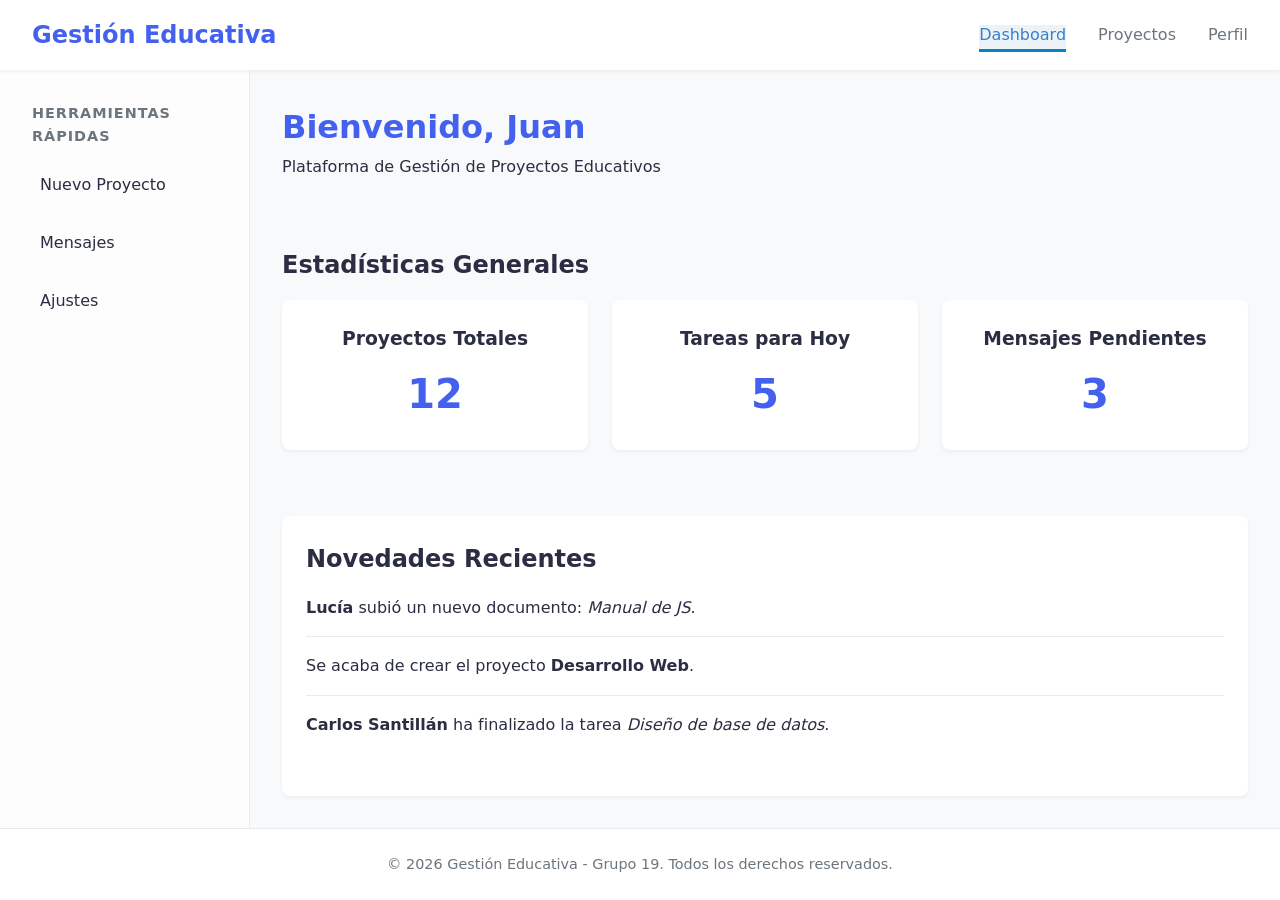
<file: index.html>
<!DOCTYPE html>
<html lang="es">
<head>
    <meta charset="UTF-8">
    <meta name="viewport" content="width=device-width, initial-scale=1.0">
    <title>Dashboard - Gestión Educativa</title>
    <meta name="description" content="Dashboard principal de la plataforma de Gestión de Proyectos Educativos">
    <link rel="stylesheet" href="css/styles.css">

    <style>
        /* CSS Interno añadido */
        .stat-card {
            background-color: var(--bg-white);
            padding: 1.5rem;
            border-radius: var(--border-radius);
            box-shadow: var(--shadow-sm);
            text-align: center;
            transition: transform 0.2s ease;
        }
        .stat-card:hover {
            transform: translateY(-5px);
            box-shadow: var(--shadow-md);
        }
        .stat-number {
            font-size: 2.5rem;
            font-weight: bold;
            color: var(--primary-color);
            margin-top: 0.5rem;
        }
    </style>
</head>
<body class="dashboard-layout">
    <header class="main-header">
        <div class="logo">Gestión Educativa</div>
        <nav class="main-nav">
            <ul>
                <li><a href="index.html" class="active">Dashboard</a></li>
                <li><a href="proyecto.html">Proyectos</a></li>
                <li><a href="perfil.html">Perfil</a></li>
            </ul>
        </nav>
    </header>

    <aside class="sidebar">
        <h3>Herramientas Rápidas</h3>
        <ul>
            <li><a href="#">Nuevo Proyecto</a></li>
            <li><a href="#">Mensajes</a></li>
            <li><a href="#">Ajustes</a></li>
        </ul>
    </aside>

    <main class="dashboard-main">
        <section class="welcome-section">
            <h1 style="color: var(--primary-color);">Bienvenido, Juan</h1>
            <p>Plataforma de Gestión de Proyectos Educativos</p>
        </section>

        <section class="stats-section">
            <h2>Estadísticas Generales</h2>
            <div class="stats-grid">
                <article class="stat-card">
                    <h3>Proyectos Totales</h3>
                    <p class="stat-number">12</p>
                </article>
                <article class="stat-card">
                    <h3>Tareas para Hoy</h3>
                    <p class="stat-number">5</p>
                </article>
                <article class="stat-card">
                    <h3>Mensajes Pendientes</h3>
                    <p class="stat-number">3</p>
                </article>
            </div>
        </section>

        <section class="news-section">
            <h2>Novedades Recientes</h2>
            <ul class="news-list">
                <li><strong>Lucía</strong> subió un nuevo documento: <em>Manual de JS</em>.</li>
                <li>Se acaba de crear el proyecto <strong>Desarrollo Web</strong>.</li>
                <li><strong>Carlos Santillán</strong> ha finalizado la tarea <em>Diseño de base de datos</em>.</li>
            </ul>
        </section>
    </main>

    <footer class="main-footer">
        <p>&copy; 2026 Gestión Educativa - Grupo 19. Todos los derechos reservados.</p>
    </footer>
</body>
</html>
</file>
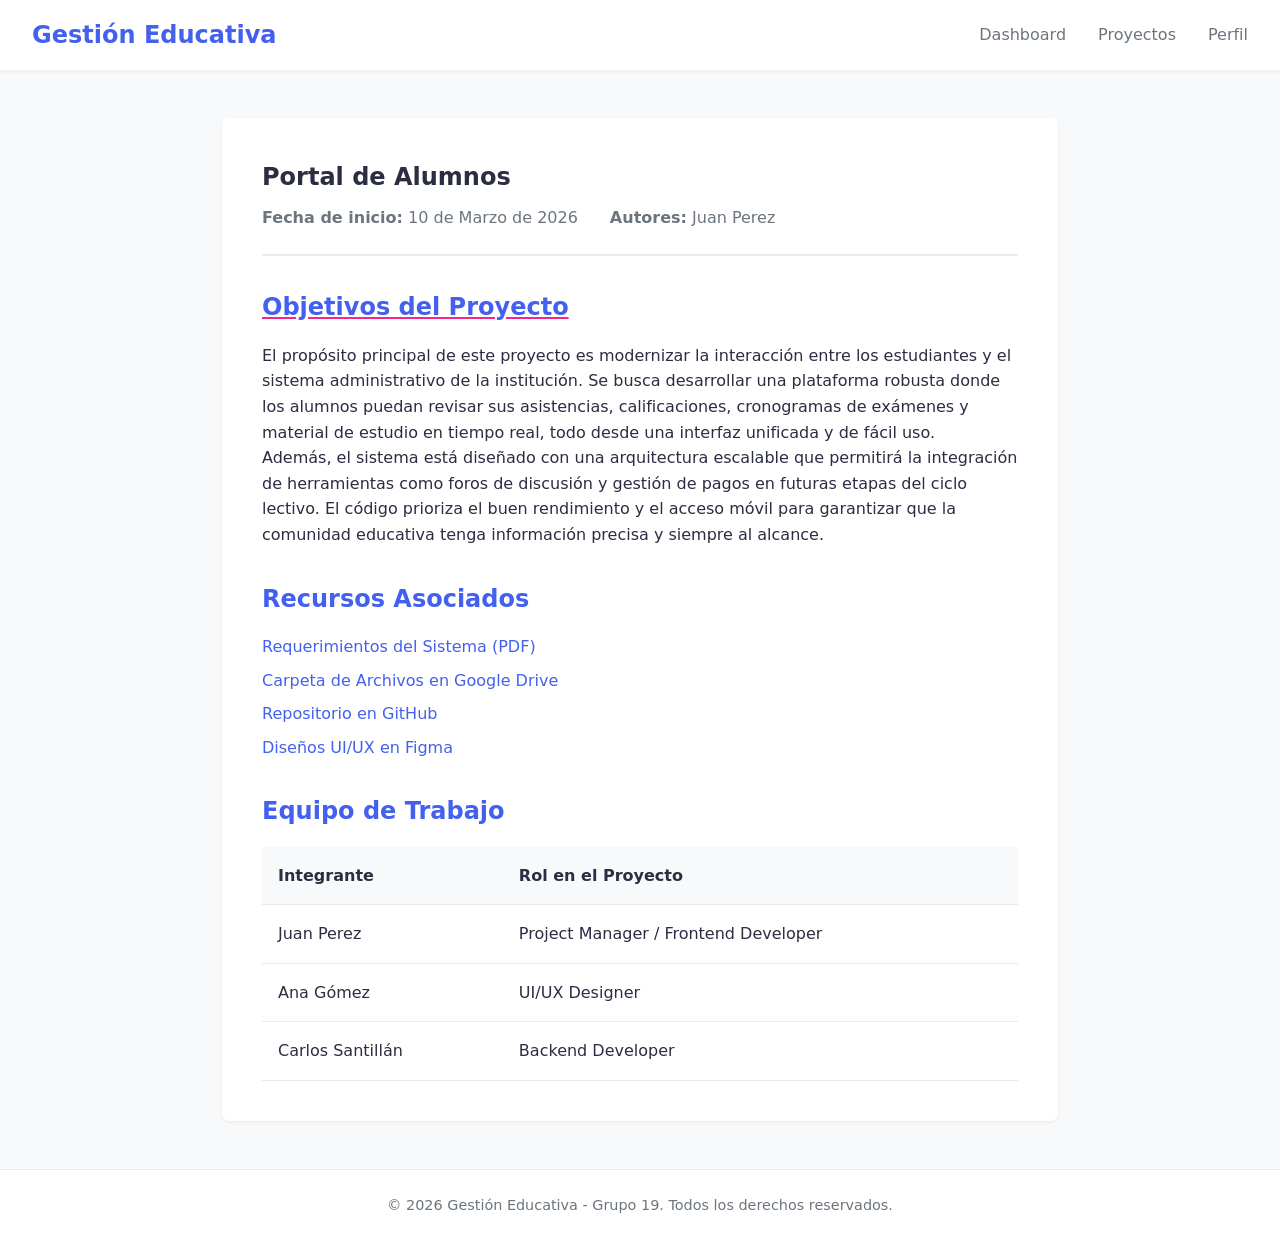
<file: detalle.html>
<!DOCTYPE html>
<html lang="es">

<head>
    <meta charset="UTF-8">
    <meta name="viewport" content="width=device-width, initial-scale=1.0">
    <title>Detalle de Proyecto - Gestión Educativa</title>
    <meta name="description" content="Información detallada sobre un proyecto específico">
    <link rel="stylesheet" href="css/styles.css">
    <style>
        /* CSS Interno añadido */
        .detail-header {
            border-bottom: 2px solid var(--border-color);
            padding-bottom: 1.5rem;
            margin-bottom: 2rem;
        }
        .team-table {
            width: 100%;
            border-collapse: collapse;
            margin-top: 1rem;
        }
        .team-table th, .team-table td {
            padding: 1rem;
            text-align: left;
            border-bottom: 1px solid var(--border-color);
        }
        .team-table th {
            background-color: var(--bg-light);
            font-weight: bold;
        }
    </style>
</head>

<body class="general-layout">
    <header class="main-header">
        <div class="logo">Gestión Educativa</div>
        <nav class="main-nav">
            <ul>
                <li><a href="index.html">Dashboard</a></li>
                <li><a href="proyecto.html">Proyectos</a></li>
                <li><a href="perfil.html">Perfil</a></li>
            </ul>
        </nav>
    </header>

    <main class="detail-main">
        <article class="project-detail">
            <header class="detail-header">
                <h1>Portal de Alumnos</h1>
                <div class="detail-meta">
                    <span><strong>Fecha de inicio:</strong> 10 de Marzo de 2026</span>
                    <span><strong>Autores:</strong> Juan Perez</span>
                </div>
            </header>

            <section class="detail-description">
                <h2 style="text-decoration: underline; text-decoration-color: var(--secondary-color);">Objetivos del Proyecto</h2>
                <p>El propósito principal de este proyecto es modernizar la interacción entre los estudiantes y el
                    sistema administrativo de la institución. Se busca desarrollar una plataforma robusta donde los
                    alumnos puedan revisar sus asistencias, calificaciones, cronogramas de exámenes y material de
                    estudio en tiempo real, todo desde una interfaz unificada y de fácil uso.</p>
                <p>Además, el sistema está diseñado con una arquitectura escalable que permitirá la integración de
                    herramientas como foros de discusión y gestión de pagos en futuras etapas del ciclo lectivo. El
                    código prioriza el buen rendimiento y el acceso móvil para garantizar que la comunidad educativa
                    tenga información precisa y siempre al alcance.</p>
            </section>

            <section class="detail-resources">
                <h2>Recursos Asociados</h2>
                <ul class="resources-list">
                    <li><a href="#">Requerimientos del Sistema (PDF)</a></li>
                    <li><a href="#">Carpeta de Archivos en Google Drive</a></li>
                    <li><a href="#">Repositorio en GitHub</a></li>
                    <li><a href="#">Diseños UI/UX en Figma</a></li>
                </ul>
            </section>

            <section class="detail-team">
                <h2>Equipo de Trabajo</h2>
                <table class="team-table">
                    <thead>
                        <tr>
                            <th>Integrante</th>
                            <th>Rol en el Proyecto</th>
                        </tr>
                    </thead>
                    <tbody>
                        <tr>
                            <td>Juan Perez</td>
                            <td>Project Manager / Frontend Developer</td>
                        </tr>
                        <tr>
                            <td>Ana Gómez</td>
                            <td>UI/UX Designer</td>
                        </tr>
                        <tr>
                            <td>Carlos Santillán</td>
                            <td>Backend Developer</td>
                        </tr>
                    </tbody>
                </table>
            </section>
        </article>
    </main>

    <footer class="main-footer">
        <p>&copy; 2026 Gestión Educativa - Grupo 19. Todos los derechos reservados.</p>
    </footer>
</body>

</html>
</file>
<file: css/styles.css>
/* =========================================
   VARIABLES GLOBALES (Tema y Tipografía)
   ========================================= */
:root {
    --primary-color: #4361ee;
    --primary-hover: #3a0ca3;
    --secondary-color: #f72585;
    --text-primary: #2b2d42;
    --text-secondary: #6c757d;
    --bg-light: #f8f9fa;
    --bg-white: #ffffff;
    --border-color: #e9ecef;
    --success: #2a9d8f;
    --warning: #e9c46a;
    
    --font-main: 'Segoe UI', system-ui, -apple-system, sans-serif;
    --border-radius: 8px;
    --shadow-sm: 0 2px 4px rgba(0,0,0,0.05);
    --shadow-md: 0 4px 6px rgba(0,0,0,0.1);
    --transition: all 0.3s ease;
}

/* =========================================
   RESETEOS BÁSICOS
   ========================================= */
* {
    margin: 0;
    padding: 0;
    box-sizing: border-box;
}

body {
    font-family: var(--font-main);
    background-color: var(--bg-light);
    color: var(--text-primary);
    line-height: 1.6;
}

a {
    text-decoration: none;
    color: var(--primary-color);
    transition: var(--transition);
}

a:hover, a:focus {
    color: var(--primary-hover);
    text-decoration: underline;
}

ul {
    list-style-type: none;
}

/* =========================================
   GRID GENERAL (Layout Base)
   ========================================= */
.dashboard-layout {
    display: grid;
    grid-template-columns: 250px 1fr;
    grid-template-rows: auto 1fr auto;
    min-height: 100vh;
    grid-template-areas: 
        "header header"
        "sidebar main"
        "footer footer";
}

.general-layout {
    display: grid;
    grid-template-columns: 1fr;
    grid-template-rows: auto 1fr auto;
    min-height: 100vh;
    grid-template-areas: 
        "header"
        "main"
        "footer";
}

/* =========================================
   DASHBOARD INDEX
   ========================================= */
.dashboard-main {
    grid-area: main;
    padding: 2rem;
    display: grid;
    gap: 2rem;
}

.welcome-section h1 {
    font-size: 2rem;
    color: var(--text-primary);
}

.stats-grid {
    display: grid;
    grid-template-columns: repeat(auto-fit, minmax(200px, 1fr));
    gap: 1.5rem;
    margin-top: 1rem;
}

.news-section {
    background-color: var(--bg-white);
    padding: 1.5rem;
    border-radius: var(--border-radius);
    box-shadow: var(--shadow-sm);
}

.news-list {
    margin-top: 1rem;
    display: flex;
    flex-direction: column;
    gap: 1rem;
}

.news-list li {
    padding-bottom: 1rem;
    border-bottom: 1px solid var(--border-color);
}

.news-list li:last-child {
    border-bottom: none;
    padding-bottom: 0;
}
.projects-main {
    grid-area: main;
    padding: 2rem;
    display: grid;
    grid-template-columns: 250px 1fr;
    gap: 2rem;
}

.projects-grid {
    display: grid;
    grid-template-columns: repeat(auto-fill, minmax(280px, 1fr));
    gap: 2rem;
    margin-top: 1.5rem;
}

.project-card {
    background-color: var(--bg-white);
    border-radius: var(--border-radius);
    overflow: hidden;
    box-shadow: var(--shadow-sm);
    display: flex;
    flex-direction: column;
    transition: var(--transition);
}

.project-card:hover {
    box-shadow: var(--shadow-md);
    transform: translateY(-5px);
}

.project-card img {
    width: 100%;
    height: 160px;
    object-fit: cover;
}

.card-content {
    padding: 1.5rem;
    display: flex;
    flex-direction: column;
    flex: 1;
}

.badge {
    padding: 0.25rem 0.5rem;
    border-radius: 20px;
    font-size: 0.75rem;
    font-weight: bold;
    display: inline-block;
    align-self: flex-start;
    margin-bottom: 0.5rem;
}

.badge.in-progress {
    background-color: #e0f2fe;
    color: #0284c7;
}

.badge.finished {
    background-color: #dcfce7;
    color: #166534;
}

.category-tag {
    font-size: 0.8rem;
    color: var(--text-secondary);
    margin-bottom: 0.5rem;
}

.card-content h2 {
    font-size: 1.25rem;
    margin-bottom: 0.5rem;
}

.card-content p {
    font-size: 0.9rem;
    color: var(--text-secondary);
    margin-bottom: 1.5rem;
    flex-grow: 1;
}


.detail-main {
    grid-area: main;
    padding: 3rem 2rem;
    max-width: 900px;
    margin: 0 auto;
    width: 100%;
}

.project-detail {
    background-color: var(--bg-white);
    padding: 2.5rem;
    border-radius: var(--border-radius);
    box-shadow: var(--shadow-sm);
}

.detail-meta {
    margin-top: 0.5rem;
    color: var(--text-secondary);
    display: flex;
    gap: 2rem;
}

.detail-description h2, .detail-resources h2, .detail-team h2 {
    margin: 2rem 0 1rem 0;
    color: var(--primary-color);
}

.resources-list li {
    margin-bottom: 0.5rem;
}
.profile-main {
    grid-area: main;
    padding: 3rem 2rem;
    display: flex;
    justify-content: center;
    align-items: center;
}

.profile-info {
    margin-top: 2rem;
    text-align: left;
}

.info-list li {
    padding: 0.75rem 0;
    border-bottom: 1px solid var(--border-color);
}

.profile-actions {
    margin-top: 2rem;
    display: flex;
    gap: 1rem;
    justify-content: center;
}

/* =========================================
   COMPONENTES GLOBALES (Header, Footer, Sidebar, Botones)
   ========================================= */
.main-header {
    grid-area: header;
    background-color: var(--bg-white);
    padding: 1rem 2rem;
    box-shadow: var(--shadow-sm);
    display: flex;
    justify-content: space-between;
    align-items: center;
    position: sticky;
    top: 0;
    z-index: 100;
}

.logo {
    font-size: 1.5rem;
    font-weight: bold;
    color: var(--primary-color);
}

.main-nav ul {
    display: flex;
    gap: 2rem;
}

.main-nav a {
    color: var(--text-secondary);
    font-weight: 500;
}

.main-nav a.active, .main-nav a:hover {
    border-bottom: 3px solid #0284c7;
    background-color: #edf2f7;
    color: #3182ce;
    padding-bottom: 5px;
    text-decoration: none;
}

.sidebar {
    grid-area: sidebar;
    background-color: #fdfdfd;
    padding: 2rem;
    border-right: 1px solid var(--border-color);
}

.sidebar h3 {
    margin-bottom: 1rem;
    color: var(--text-secondary);
    font-size: 0.9rem;
    text-transform: uppercase;
    letter-spacing: 1px;
}

.sidebar ul {
    display: flex;
    flex-direction: column;
    gap: 1rem;
}

.sidebar a {
    color: var(--text-primary);
    display: block;
    padding: 0.5rem;
    border-radius: var(--border-radius);
}

.sidebar a:hover, .sidebar a:focus {
    background-color: #076eff;
    color: #f9f9f9;
    text-decoration: none;
}

.main-footer {
    grid-area: footer;
    background-color: var(--bg-white);
    text-align: center;
    padding: 1.5rem;
    border-top: 1px solid var(--border-color);
    color: var(--text-secondary);
    font-size: 0.9rem;
}

/* =========================================
   BOTONES E INTERACTIVIDAD
   ========================================= */
button, .btn-primary, .btn-secondary {
    padding: 0.5rem 1.5rem;
    border-radius: 4px;
    font-weight: 500;
    cursor: pointer;
    transition: var(--transition);
    border: none;
    text-align: center;
}

.btn-primary {
    background-color: var(--primary-color);
    color: white;
}

.btn-primary:hover, .btn-primary:focus {
    background-color: #2c5282;
    cursor: pointer;
    transform: translateY(-2px);
    box-shadow: var(--shadow-sm);
    text-decoration: none;
}

.btn-primary:active {
    transform: translateY(0);
}

.btn-secondary {
    background-color: transparent;
    color: var(--primary-color);
    border: 1px solid var(--primary-color);
}

.btn-secondary:hover, .btn-secondary:focus {
    background-color: var(--primary-color);
    color: white;
    text-decoration: none;
}

/* Responsividad básica */
@media (max-width: 768px) {
    .dashboard-layout {
        grid-template-columns: 1fr;
        grid-template-areas: 
            "header"
            "main"
            "sidebar"
            "footer";
    }
    .projects-main {
        grid-template-columns: 1fr;
    }
    .main-header {
        flex-direction: column;
        gap: 1rem;
    }
}
</file>
